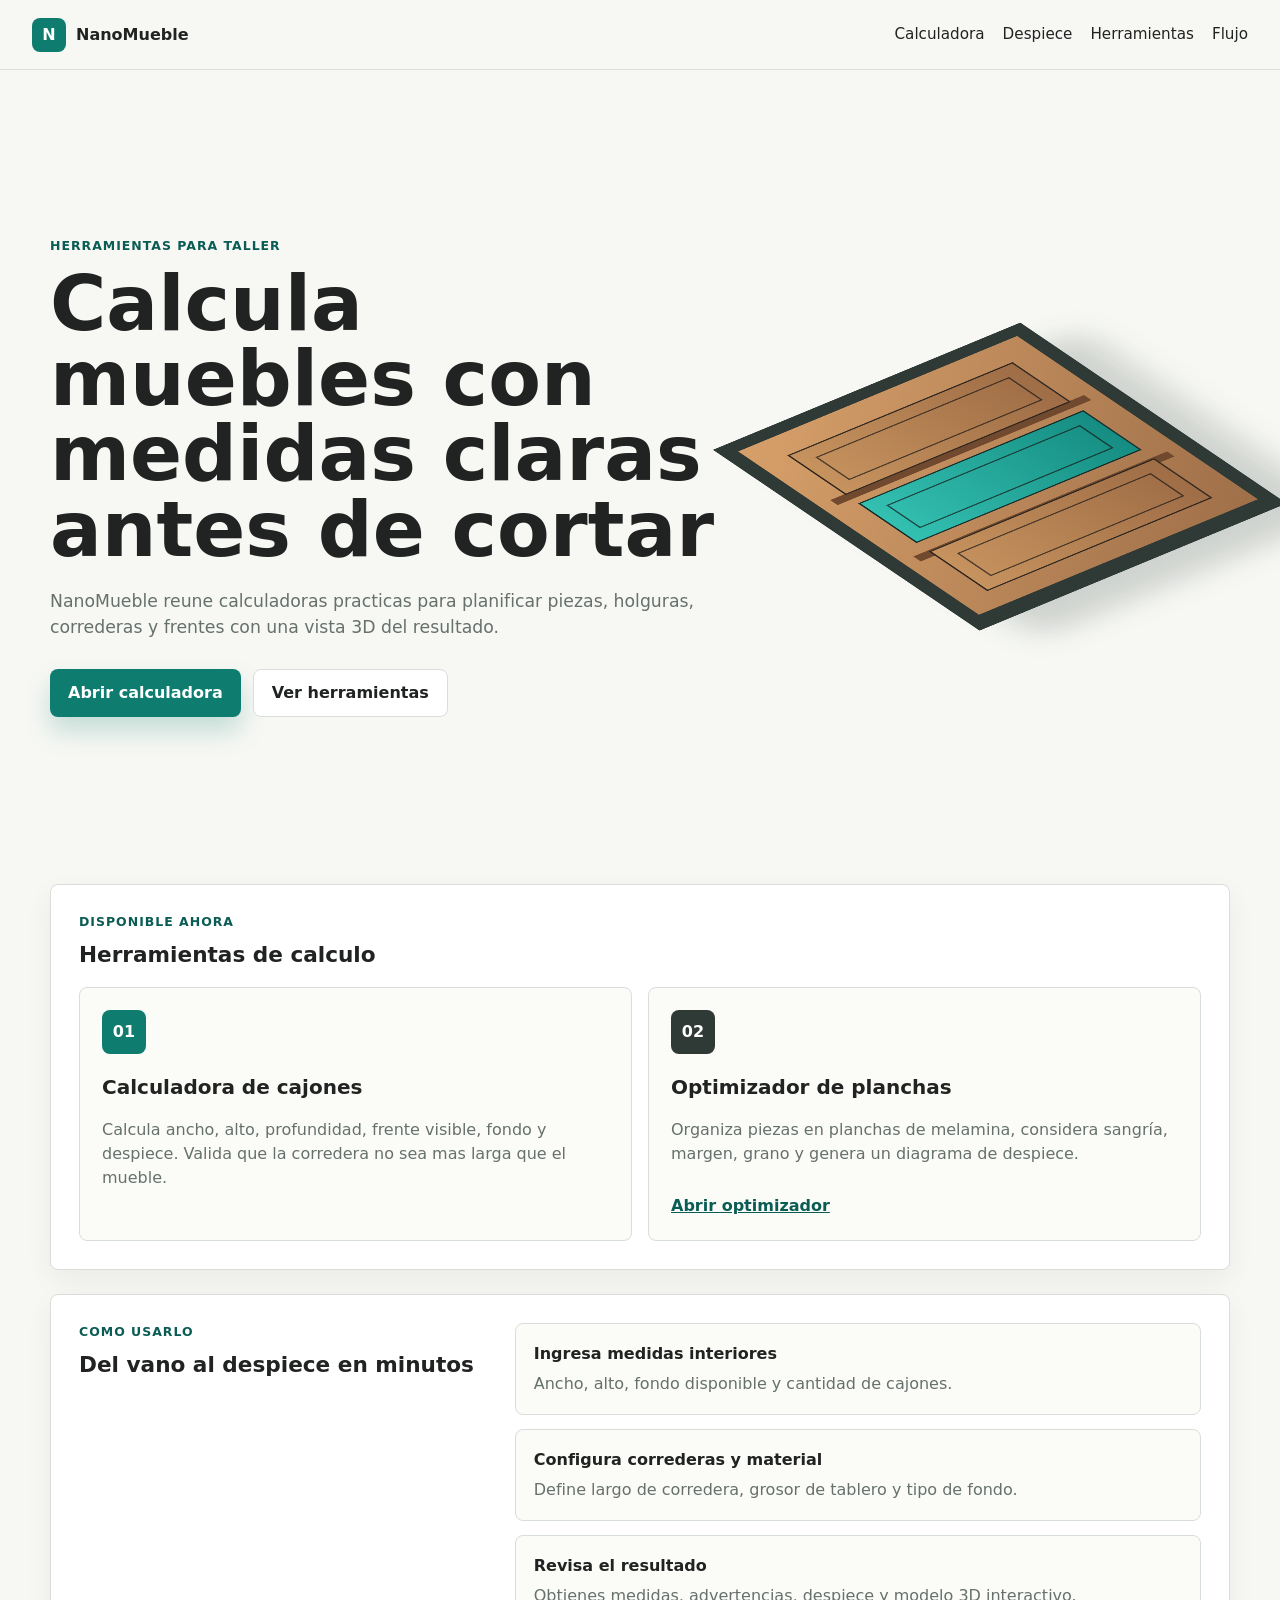
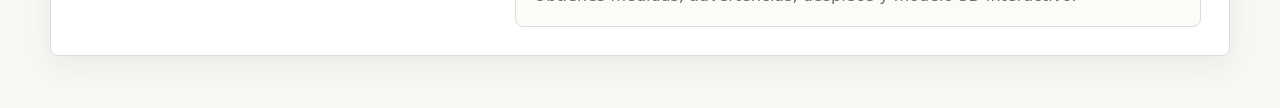
<file: index.html>
<!doctype html>
<html lang="es">
  <head>
    <meta charset="utf-8">
    <meta name="viewport" content="width=device-width, initial-scale=1">
    <title>NanoMueble | Herramientas para muebles</title>
    <link rel="stylesheet" href="styles.css">
  </head>
  <body class="home-page">
    <header class="topbar">
      <a class="brand" href="index.html" aria-label="NanoMueble inicio">
        <span class="brand-mark">N</span>
        <span>NanoMueble</span>
      </a>
      <nav aria-label="Secciones">
        <a href="calculadora-cajones.html">Calculadora</a>
        <a href="despiece-planchas.html">Despiece</a>
        <a href="#herramientas">Herramientas</a>
        <a href="#flujo">Flujo</a>
      </nav>
    </header>

    <main>
      <section class="home-hero" aria-labelledby="home-title">
        <div class="home-copy">
          <p class="eyebrow">Herramientas para taller</p>
          <h1 id="home-title">Calcula muebles con medidas claras antes de cortar</h1>
          <p>
            NanoMueble reune calculadoras practicas para planificar piezas, holguras,
            correderas y frentes con una vista 3D del resultado.
          </p>
          <div class="hero-actions">
            <a class="primary-action" href="calculadora-cajones.html">Abrir calculadora</a>
            <a class="secondary-action" href="#herramientas">Ver herramientas</a>
          </div>
        </div>

        <div class="home-preview" aria-hidden="true">
          <div class="preview-board">
            <span class="board-top"></span>
            <span class="board-side"></span>
            <span class="board-shelf board-shelf-one"></span>
            <span class="board-shelf board-shelf-two"></span>
            <span class="board-drawer board-drawer-one"></span>
            <span class="board-drawer board-drawer-two"></span>
            <span class="board-drawer board-drawer-three"></span>
          </div>
        </div>
      </section>

      <section class="tool-band" id="herramientas">
        <div class="section-heading">
          <p class="eyebrow">Disponible ahora</p>
          <h2>Herramientas de calculo</h2>
        </div>

        <div class="tool-grid">
          <a class="tool-card" href="calculadora-cajones.html">
            <span class="tool-icon">01</span>
            <h3>Calculadora de cajones</h3>
            <p>
              Calcula ancho, alto, profundidad, frente visible, fondo y despiece.
              Valida que la corredera no sea mas larga que el mueble.
            </p>
          </a>
          <article class="tool-card muted-card">
            <span class="tool-icon">02</span>
            <h3>Optimizador de planchas</h3>
            <p>
              Organiza piezas en planchas de melamina, considera sangría,
              margen, grano y genera un diagrama de despiece.
            </p>
            <a class="inline-link" href="despiece-planchas.html">Abrir optimizador</a>
          </article>
        </div>
      </section>

      <section class="workflow" id="flujo">
        <div>
          <p class="eyebrow">Como usarlo</p>
          <h2>Del vano al despiece en minutos</h2>
        </div>
        <ol class="workflow-list">
          <li>
            <strong>Ingresa medidas interiores</strong>
            <span>Ancho, alto, fondo disponible y cantidad de cajones.</span>
          </li>
          <li>
            <strong>Configura correderas y material</strong>
            <span>Define largo de corredera, grosor de tablero y tipo de fondo.</span>
          </li>
          <li>
            <strong>Revisa el resultado</strong>
            <span>Obtienes medidas, advertencias, despiece y modelo 3D interactivo.</span>
          </li>
        </ol>
      </section>
    </main>
  </body>
</html>
</file>
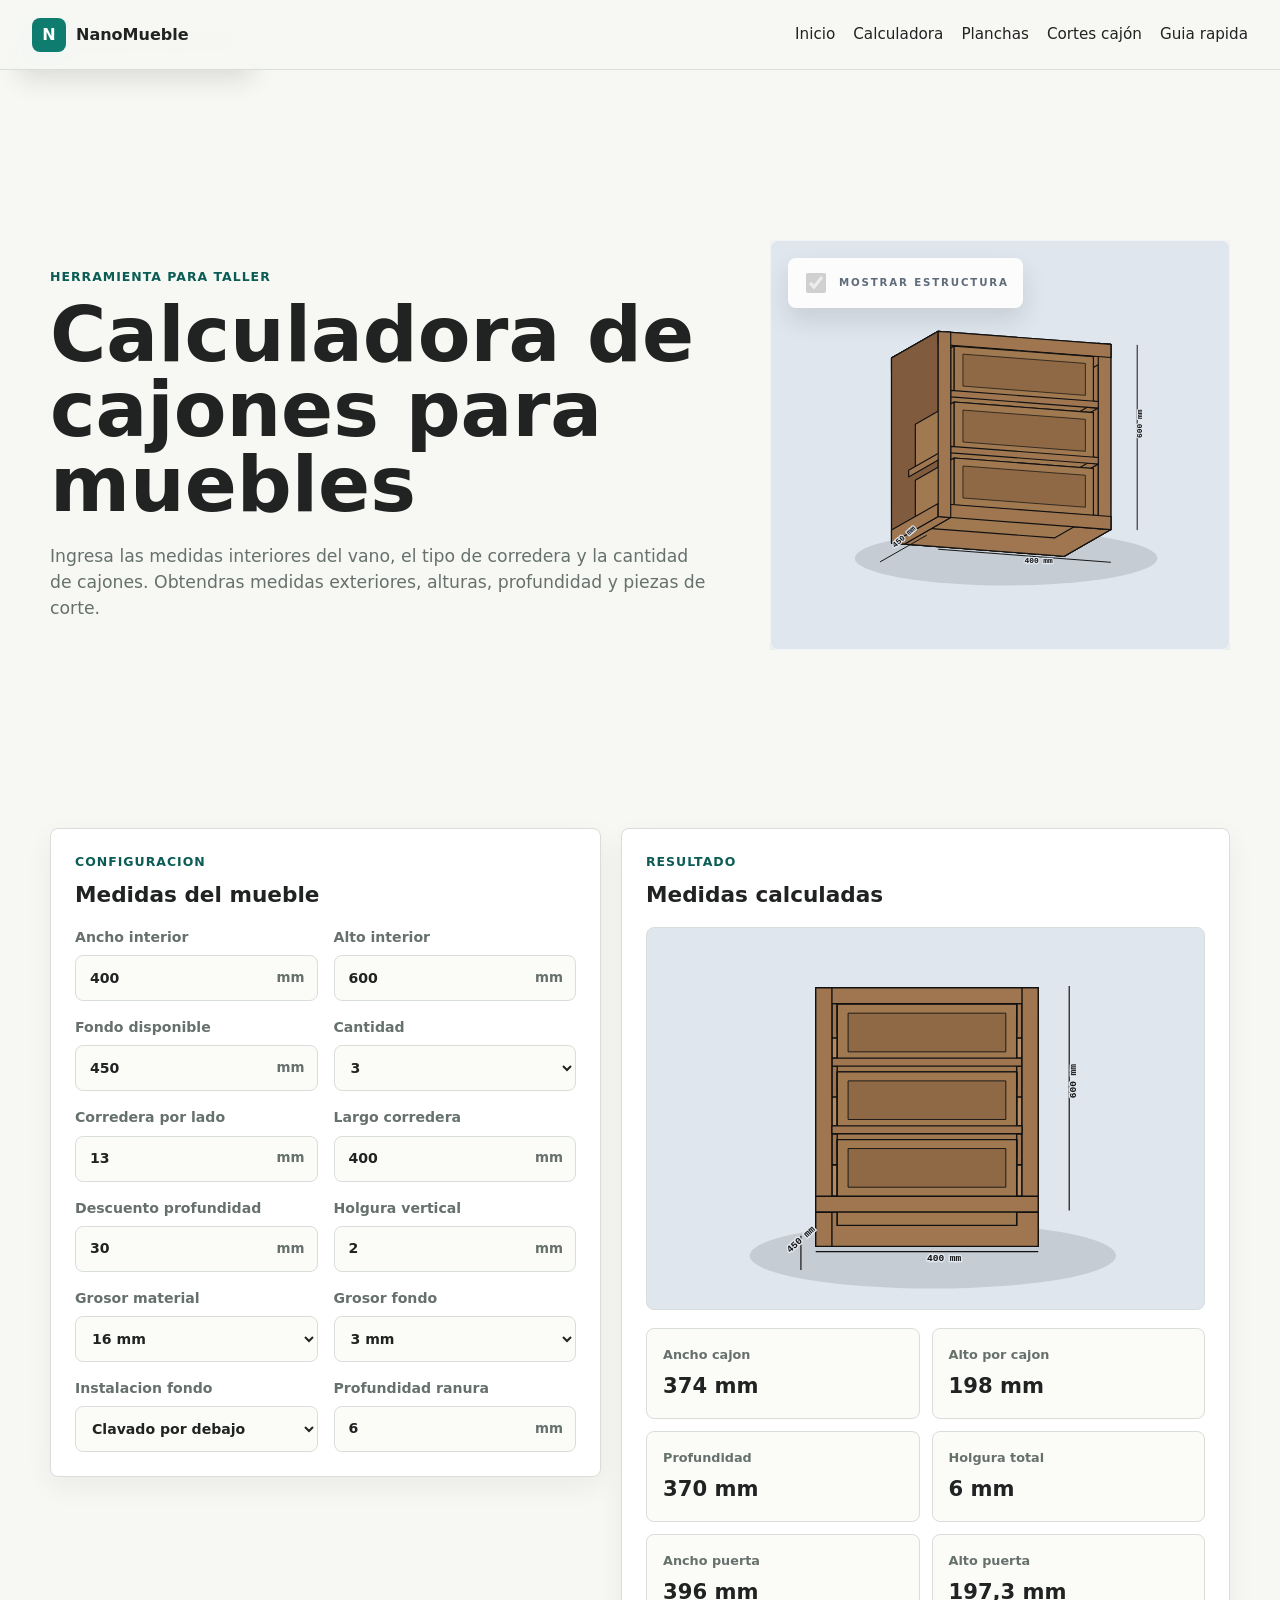
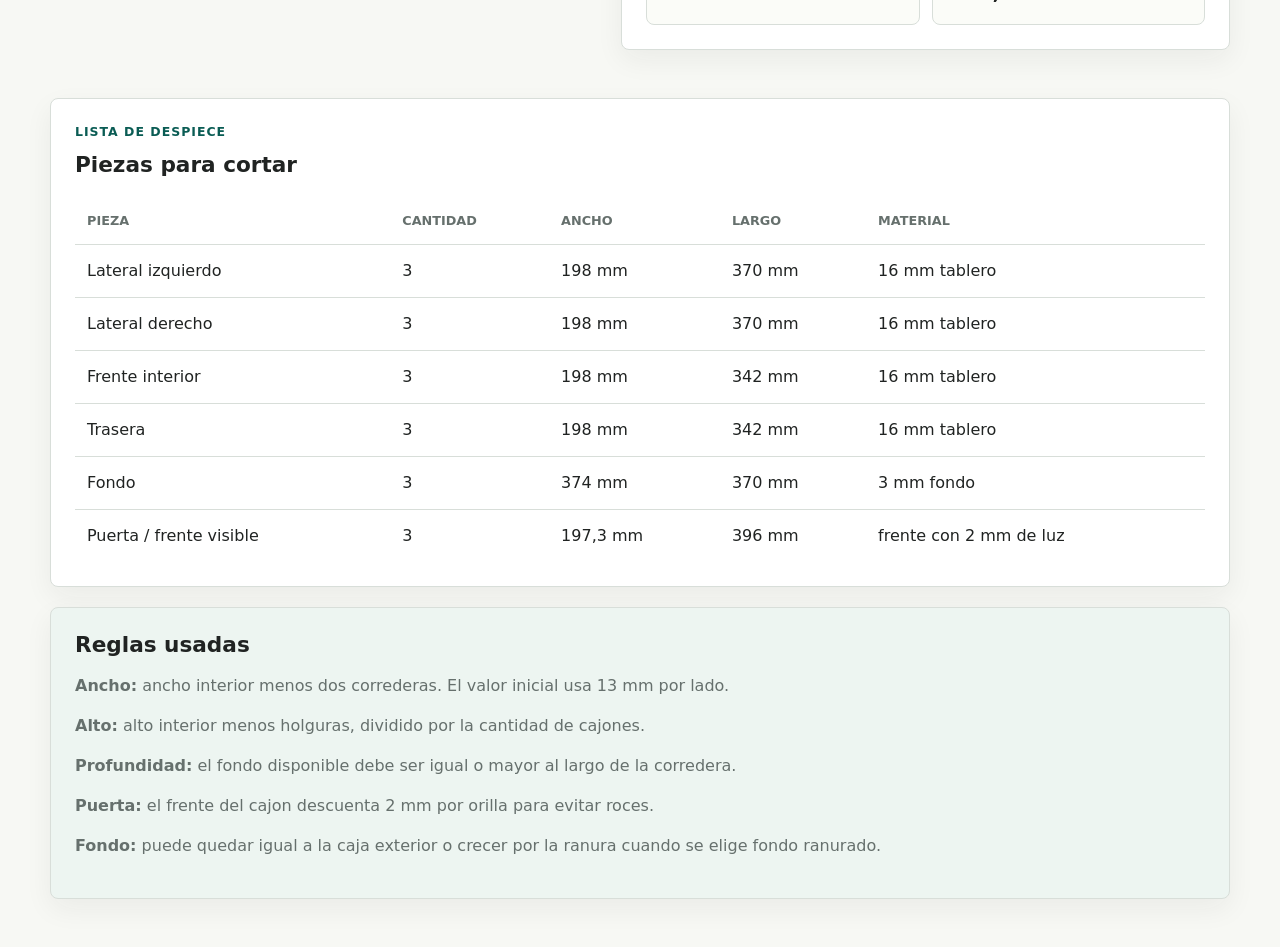
<file: calculadora-cajones.html>
<!doctype html>
<html lang="es">
  <head>
    <meta charset="utf-8">
    <meta name="viewport" content="width=device-width, initial-scale=1">
    <title>NanoMueble | Calculadora de cajones</title>
    <link rel="stylesheet" href="styles.css">
  </head>
  <body>
    <header class="topbar">
      <a class="brand" href="index.html" aria-label="NanoMueble inicio">
        <span class="brand-mark">N</span>
        <span>NanoMueble</span>
      </a>
      <nav aria-label="Secciones">
        <a href="index.html">Inicio</a>
        <a href="#calculadora">Calculadora</a>
        <a href="despiece-planchas.html">Planchas</a>
        <a href="#despiece">Cortes cajón</a>
        <a href="#guia">Guia rapida</a>
      </nav>
    </header>

    <main>
      <section class="hero" aria-labelledby="page-title">
        <div class="hero-content">
          <p class="eyebrow">Herramienta para taller</p>
          <h1 id="page-title">Calculadora de cajones para muebles</h1>
          <p>
            Ingresa las medidas interiores del vano, el tipo de corredera y la cantidad de cajones.
            Obtendras medidas exteriores, alturas, profundidad y piezas de corte.
          </p>
        </div>
        <div class="hero-visual" aria-hidden="true">
          <div class="model-stage hero-model">
            <label class="structure-toggle">
              <input type="checkbox" checked disabled>
              <span>Mostrar estructura</span>
            </label>
            <svg class="cabinet-model static-model" id="hero-model" viewBox="0 0 760 520" role="img"></svg>
          </div>
        </div>
      </section>

      <section class="workspace" id="calculadora" aria-label="Calculadora de cajones">
        <form class="panel config-panel" id="drawer-form">
          <div class="panel-heading">
            <p class="eyebrow">Configuracion</p>
            <h2>Medidas del mueble</h2>
          </div>

          <div class="field-grid">
            <label>
              <span>Ancho interior</span>
              <div class="input-shell">
                <input id="cabinet-width" type="number" min="1" step="0.1" value="400" required>
                <span>mm</span>
              </div>
            </label>

            <label>
              <span>Alto interior</span>
              <div class="input-shell">
                <input id="cabinet-height" type="number" min="1" step="0.1" value="600" required>
                <span>mm</span>
              </div>
            </label>

            <label>
              <span>Fondo disponible</span>
              <div class="input-shell">
                <input id="cabinet-depth" type="number" min="1" step="0.1" value="450" required>
                <span>mm</span>
              </div>
            </label>

            <label>
              <span>Cantidad</span>
              <select id="drawer-count">
                <option>1</option>
                <option>2</option>
                <option selected>3</option>
                <option>4</option>
                <option>5</option>
                <option>6</option>
              </select>
            </label>

            <label>
              <span>Corredera por lado</span>
              <div class="input-shell">
                <input id="slide-thickness" type="number" min="0" step="0.1" value="13">
                <span>mm</span>
              </div>
            </label>

            <label>
              <span>Largo corredera</span>
              <div class="input-shell">
                <input id="slide-length" type="number" min="1" step="0.1" value="400">
                <span>mm</span>
              </div>
            </label>

            <label>
              <span>Descuento profundidad</span>
              <div class="input-shell">
                <input id="depth-discount" type="number" min="0" step="0.1" value="30">
                <span>mm</span>
              </div>
            </label>

            <label>
              <span>Holgura vertical</span>
              <div class="input-shell">
                <input id="vertical-gap" type="number" min="0" step="0.1" value="2">
                <span>mm</span>
              </div>
            </label>

            <label>
              <span>Grosor material</span>
              <select id="material-thickness">
                <option value="12">12 mm</option>
                <option value="15">15 mm</option>
                <option value="16" selected>16 mm</option>
                <option value="18">18 mm</option>
                <option value="19">19 mm</option>
              </select>
            </label>

            <label>
              <span>Grosor fondo</span>
              <select id="bottom-thickness">
                <option value="3" selected>3 mm</option>
                <option value="5">5 mm</option>
                <option value="6">6 mm</option>
                <option value="9">9 mm</option>
              </select>
            </label>

            <label>
              <span>Instalacion fondo</span>
              <select id="bottom-mode">
                <option value="under" selected>Clavado por debajo</option>
                <option value="grooved">Fondo ranurado</option>
              </select>
            </label>

            <label>
              <span>Profundidad ranura</span>
              <div class="input-shell">
                <input id="groove-depth" type="number" min="0" step="0.1" value="6">
                <span>mm</span>
              </div>
            </label>
          </div>
        </form>

        <section class="panel output-panel" aria-live="polite">
          <div class="panel-heading">
            <p class="eyebrow">Resultado</p>
            <h2>Medidas calculadas</h2>
          </div>

          <div class="drawer-preview">
            <label class="structure-toggle">
              <input id="show-structure" type="checkbox" checked>
              <span>Mostrar estructura</span>
            </label>
            <svg class="cabinet-model" id="preview-cabinet" viewBox="0 0 760 520" role="img" aria-label="Vista 3D del mueble calculado"></svg>
          </div>

          <dl class="metric-grid">
            <div>
              <dt>Ancho cajon</dt>
              <dd id="result-width">374 mm</dd>
            </div>
            <div>
              <dt>Alto por cajon</dt>
              <dd id="result-height">198 mm</dd>
            </div>
            <div>
              <dt>Profundidad</dt>
              <dd id="result-depth">370 mm</dd>
            </div>
            <div>
              <dt>Holgura total</dt>
              <dd id="result-gap">6 mm</dd>
            </div>
            <div>
              <dt>Ancho puerta</dt>
              <dd id="result-door-width">396 mm</dd>
            </div>
            <div>
              <dt>Alto puerta</dt>
              <dd id="result-door-height">197,3 mm</dd>
            </div>
          </dl>

          <p class="validation-message" id="depth-warning" hidden></p>
        </section>
      </section>

      <section class="details" id="despiece">
        <div class="section-heading">
          <p class="eyebrow">Lista de despiece</p>
          <h2>Piezas para cortar</h2>
        </div>
        <div class="table-wrap">
          <table>
            <thead>
              <tr>
                <th>Pieza</th>
                <th>Cantidad</th>
                <th>Ancho</th>
                <th>Largo</th>
                <th>Material</th>
              </tr>
            </thead>
            <tbody id="cut-list"></tbody>
          </table>
        </div>
      </section>

      <section class="guide" id="guia" aria-label="Guia de calculo">
        <article>
          <h2>Reglas usadas</h2>
          <p><strong>Ancho:</strong> ancho interior menos dos correderas. El valor inicial usa 13 mm por lado.</p>
          <p><strong>Alto:</strong> alto interior menos holguras, dividido por la cantidad de cajones.</p>
          <p><strong>Profundidad:</strong> el fondo disponible debe ser igual o mayor al largo de la corredera.</p>
          <p><strong>Puerta:</strong> el frente del cajon descuenta 2 mm por orilla para evitar roces.</p>
          <p><strong>Fondo:</strong> puede quedar igual a la caja exterior o crecer por la ranura cuando se elige fondo ranurado.</p>
        </article>
      </section>
    </main>

    <script src="script.js"></script>
  </body>
</html>
</file>
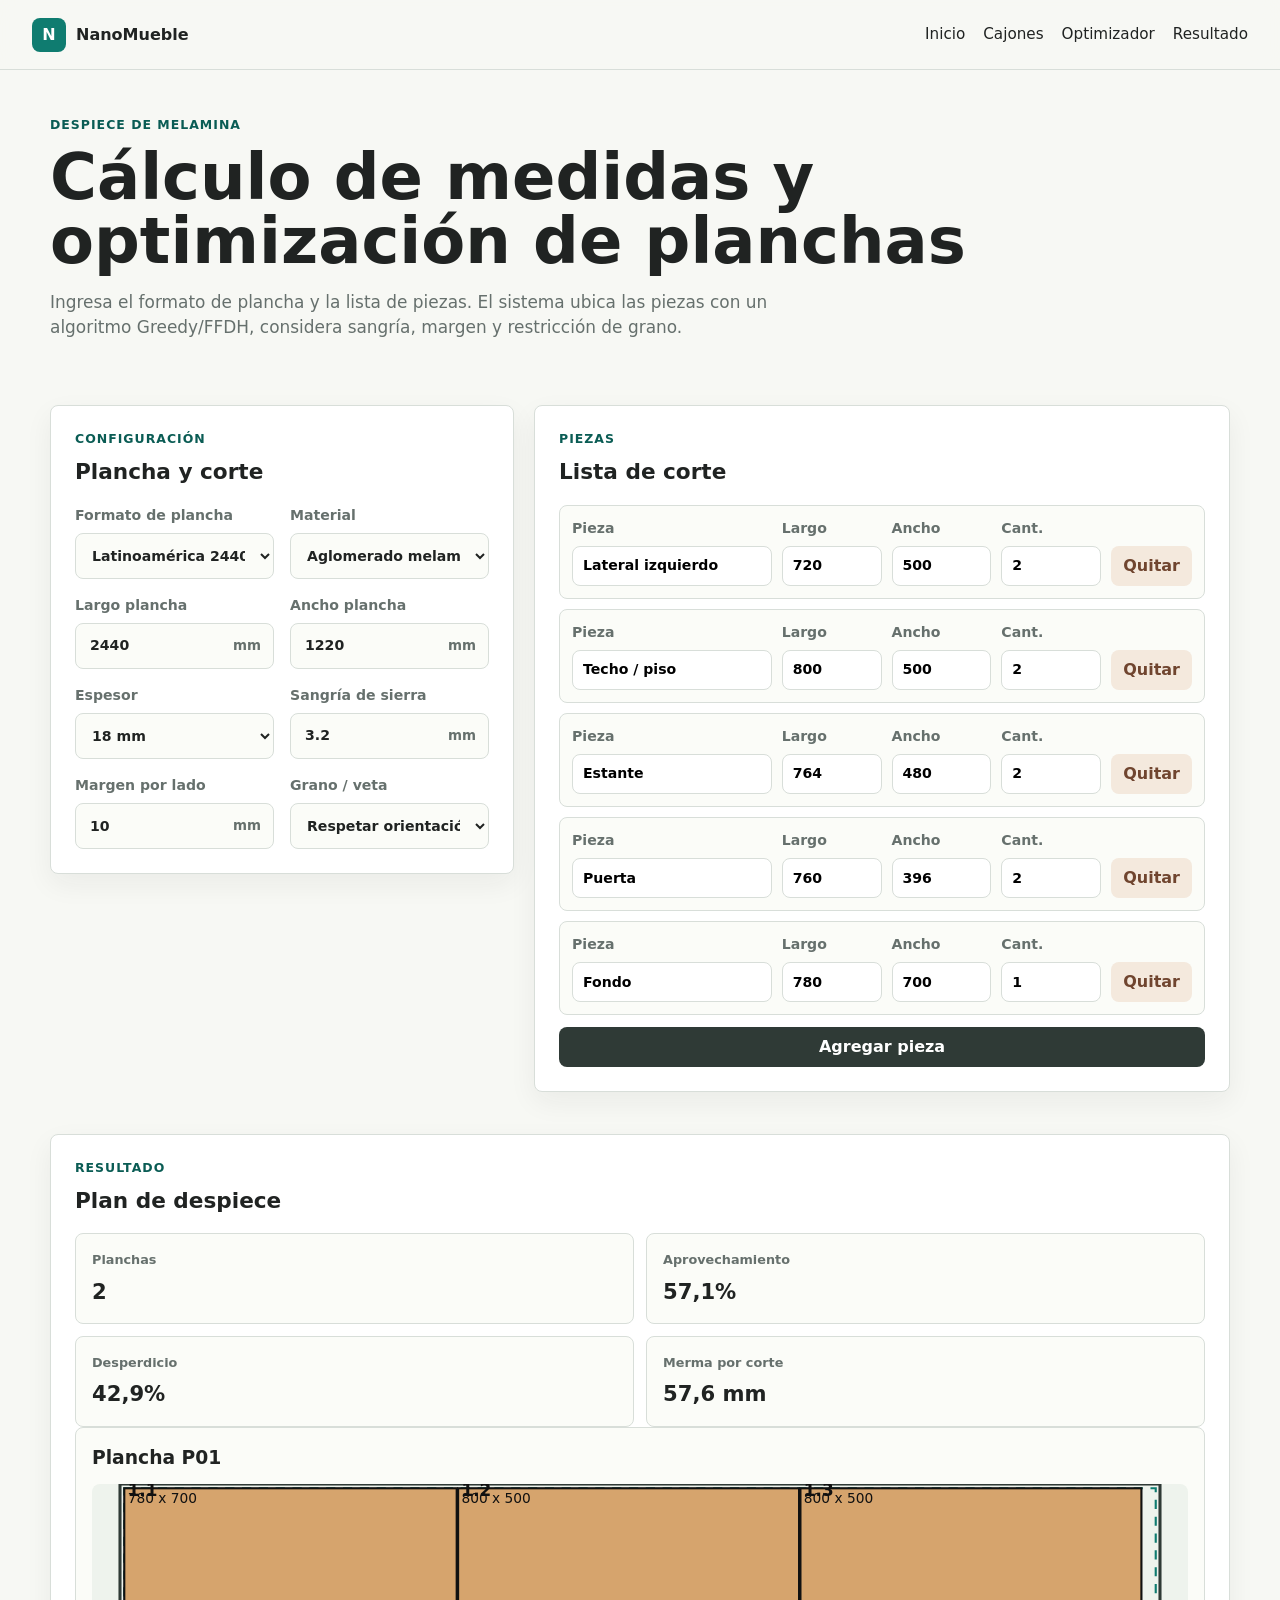
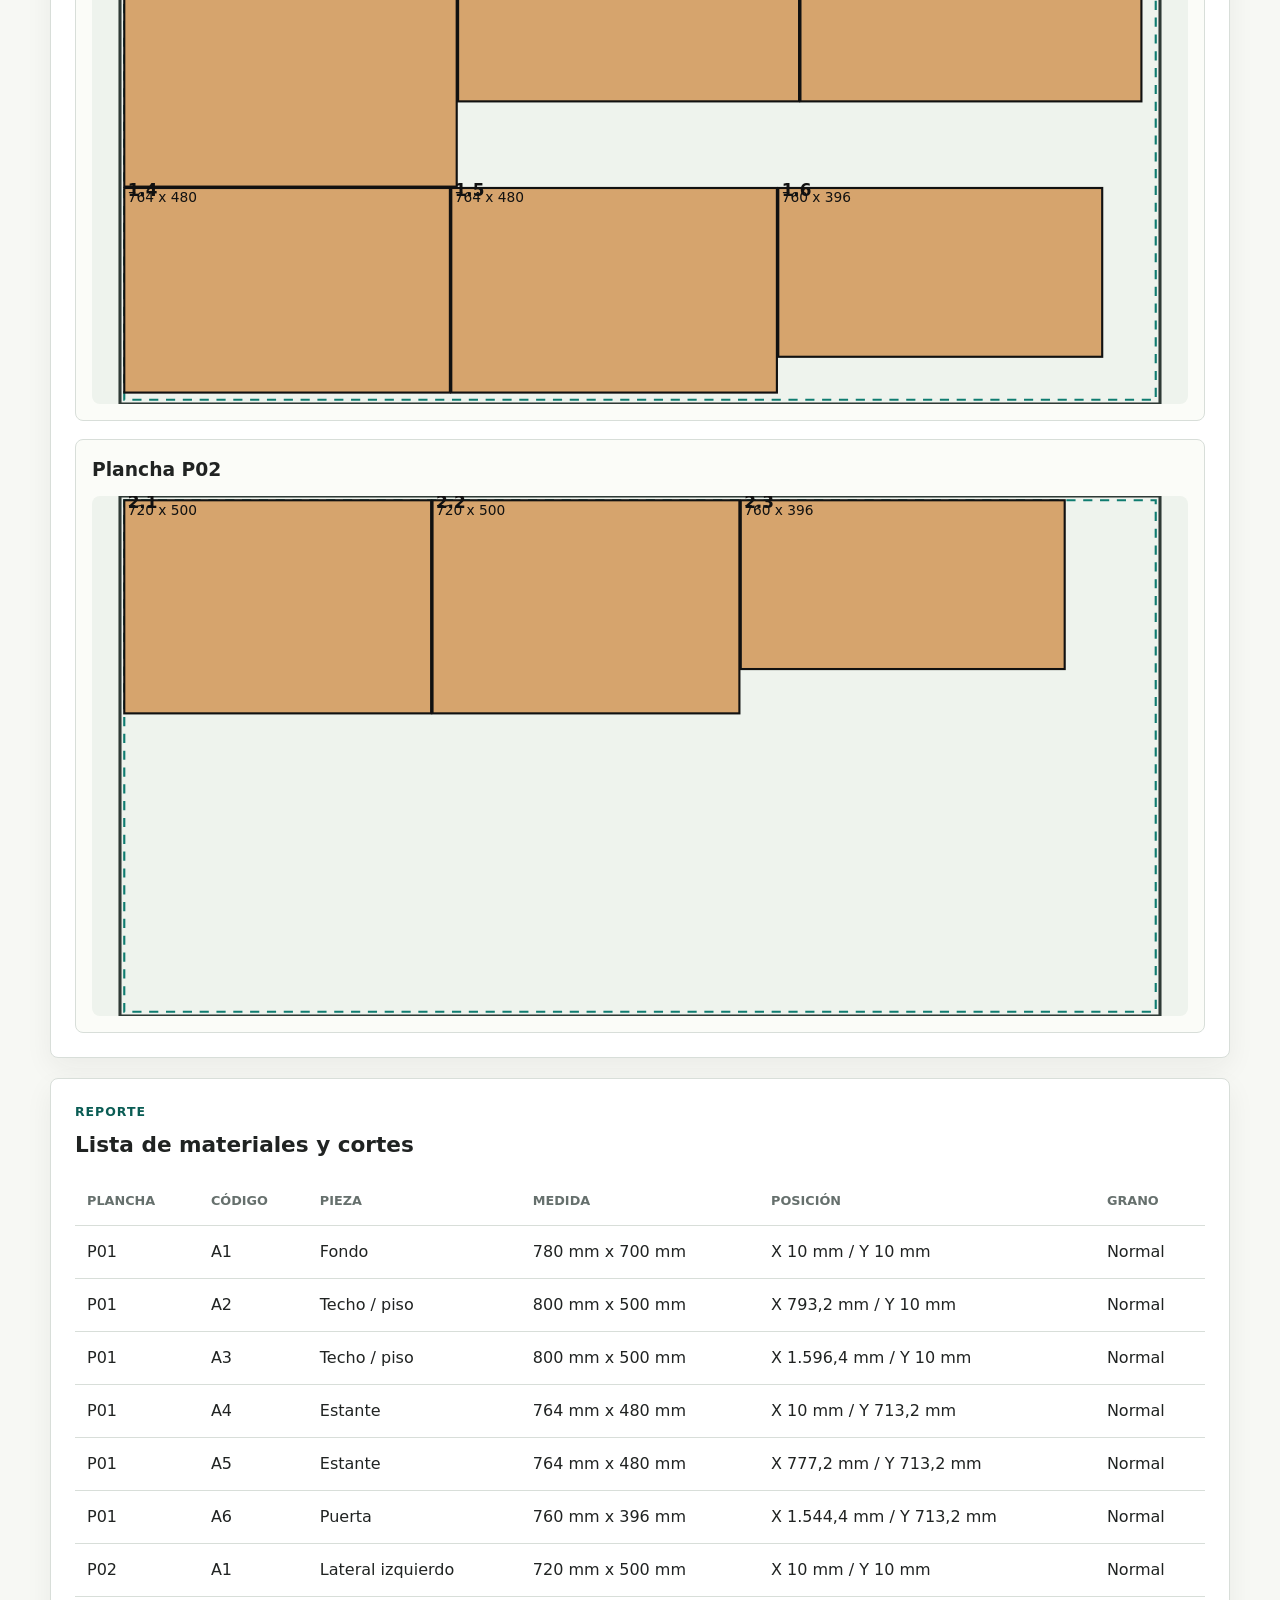
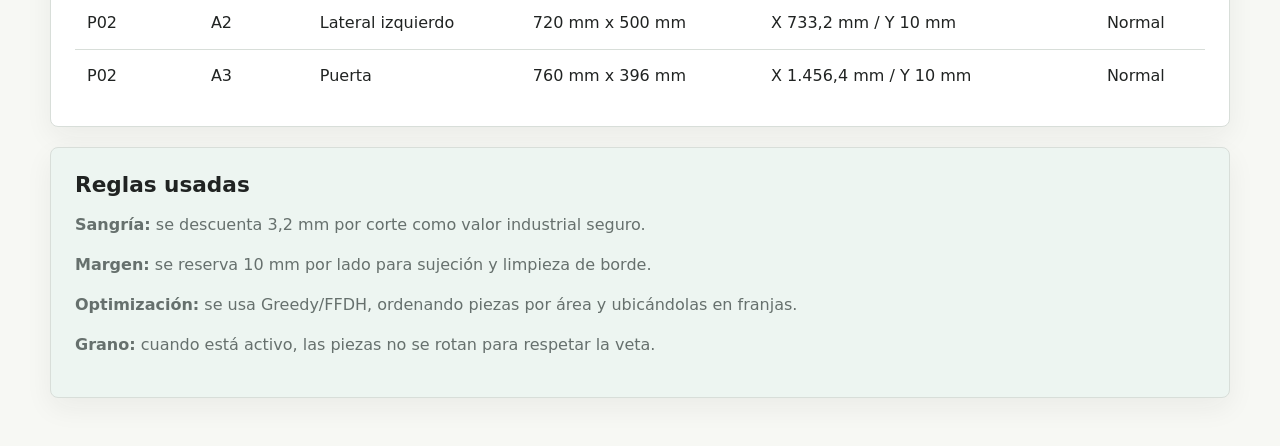
<file: despiece-planchas.html>
<!doctype html>
<html lang="es">
  <head>
    <meta charset="utf-8">
    <meta name="viewport" content="width=device-width, initial-scale=1">
    <title>NanoMueble | Optimizador de planchas</title>
    <link rel="stylesheet" href="styles.css">
  </head>
  <body>
    <header class="topbar">
      <a class="brand" href="index.html" aria-label="NanoMueble inicio">
        <span class="brand-mark">N</span>
        <span>NanoMueble</span>
      </a>
      <nav aria-label="Secciones">
        <a href="index.html">Inicio</a>
        <a href="calculadora-cajones.html">Cajones</a>
        <a href="#optimizador">Optimizador</a>
        <a href="#resultado">Resultado</a>
      </nav>
    </header>

    <main>
      <section class="tool-hero" aria-labelledby="page-title">
        <div>
          <p class="eyebrow">Despiece de melamina</p>
          <h1 id="page-title">Cálculo de medidas y optimización de planchas</h1>
          <p>
            Ingresa el formato de plancha y la lista de piezas. El sistema ubica las piezas
            con un algoritmo Greedy/FFDH, considera sangría, margen y restricción de grano.
          </p>
        </div>
      </section>

      <section class="optimizer-layout" id="optimizador">
        <form class="panel optimizer-panel" id="sheet-form">
          <div class="panel-heading">
            <p class="eyebrow">Configuración</p>
            <h2>Plancha y corte</h2>
          </div>

          <div class="field-grid">
            <label>
              <span>Formato de plancha</span>
              <select id="sheet-preset">
                <option value="2750x1830">Europeo 2750 x 1830</option>
                <option value="2440x1220" selected>Latinoamérica 2440 x 1220</option>
                <option value="3050x1830">Formato grande 3050 x 1830</option>
                <option value="1220x1220">Media plancha 1220 x 1220</option>
                <option value="custom">Personalizado</option>
              </select>
            </label>

            <label>
              <span>Material</span>
              <select id="sheet-material">
                <option>Aglomerado melamina</option>
                <option>MDF melamina</option>
                <option>HDF melamina</option>
              </select>
            </label>

            <label>
              <span>Largo plancha</span>
              <div class="input-shell">
                <input id="sheet-length" type="number" min="1" step="1" value="2440">
                <span>mm</span>
              </div>
            </label>

            <label>
              <span>Ancho plancha</span>
              <div class="input-shell">
                <input id="sheet-width" type="number" min="1" step="1" value="1220">
                <span>mm</span>
              </div>
            </label>

            <label>
              <span>Espesor</span>
              <select id="sheet-thickness">
                <option value="12">12 mm</option>
                <option value="15">15 mm</option>
                <option value="18" selected>18 mm</option>
                <option value="25">25 mm</option>
                <option value="30">30 mm</option>
              </select>
            </label>

            <label>
              <span>Sangría de sierra</span>
              <div class="input-shell">
                <input id="kerf" type="number" min="0" step="0.1" value="3.2">
                <span>mm</span>
              </div>
            </label>

            <label>
              <span>Margen por lado</span>
              <div class="input-shell">
                <input id="margin" type="number" min="0" step="1" value="10">
                <span>mm</span>
              </div>
            </label>

            <label>
              <span>Grano / veta</span>
              <select id="grain-mode">
                <option value="locked" selected>Respetar orientación</option>
                <option value="free">Permitir rotación</option>
              </select>
            </label>
          </div>
        </form>

        <section class="panel parts-panel">
          <div class="panel-heading">
            <p class="eyebrow">Piezas</p>
            <h2>Lista de corte</h2>
          </div>

          <div class="parts-editor" id="parts-editor"></div>
          <button class="add-row-button" id="add-part" type="button">Agregar pieza</button>
        </section>
      </section>

      <section class="panel result-panel" id="resultado">
        <div class="panel-heading">
          <p class="eyebrow">Resultado</p>
          <h2>Plan de despiece</h2>
        </div>

        <dl class="metric-grid optimizer-metrics">
          <div>
            <dt>Planchas</dt>
            <dd id="metric-sheets">1</dd>
          </div>
          <div>
            <dt>Aprovechamiento</dt>
            <dd id="metric-efficiency">0%</dd>
          </div>
          <div>
            <dt>Desperdicio</dt>
            <dd id="metric-waste">0%</dd>
          </div>
          <div>
            <dt>Merma por corte</dt>
            <dd id="metric-kerf">0 mm</dd>
          </div>
        </dl>

        <p class="validation-message" id="optimizer-warning" hidden></p>

        <div class="sheet-output" id="sheet-output" aria-label="Diagrama de despiece"></div>
      </section>

      <section class="details">
        <div class="section-heading">
          <p class="eyebrow">Reporte</p>
          <h2>Lista de materiales y cortes</h2>
        </div>
        <div class="table-wrap">
          <table>
            <thead>
              <tr>
                <th>Plancha</th>
                <th>Código</th>
                <th>Pieza</th>
                <th>Medida</th>
                <th>Posición</th>
                <th>Grano</th>
              </tr>
            </thead>
            <tbody id="cut-report"></tbody>
          </table>
        </div>
      </section>

      <section class="guide">
        <article>
          <h2>Reglas usadas</h2>
          <p><strong>Sangría:</strong> se descuenta 3,2 mm por corte como valor industrial seguro.</p>
          <p><strong>Margen:</strong> se reserva 10 mm por lado para sujeción y limpieza de borde.</p>
          <p><strong>Optimización:</strong> se usa Greedy/FFDH, ordenando piezas por área y ubicándolas en franjas.</p>
          <p><strong>Grano:</strong> cuando está activo, las piezas no se rotan para respetar la veta.</p>
        </article>
      </section>
    </main>

    <script src="despiece-planchas.js"></script>
  </body>
</html>
</file>
<file: styles.css>
:root {
  color-scheme: light;
  --ink: #202322;
  --muted: #66706d;
  --line: #d8ded9;
  --paper: #f7f8f4;
  --surface: #ffffff;
  --accent: #0f7c70;
  --accent-strong: #0a5c54;
  --copper: #b96f42;
  --charcoal: #2f3a36;
  --shadow: 0 18px 48px rgba(30, 42, 38, 0.12);
}

* {
  box-sizing: border-box;
}

html {
  scroll-behavior: smooth;
}

body {
  margin: 0;
  background: var(--paper);
  color: var(--ink);
  font-family: Inter, ui-sans-serif, system-ui, -apple-system, BlinkMacSystemFont, "Segoe UI", sans-serif;
  line-height: 1.5;
}

button,
input,
select {
  font: inherit;
}

.topbar {
  position: sticky;
  top: 0;
  z-index: 20;
  display: flex;
  align-items: center;
  justify-content: space-between;
  gap: 24px;
  min-height: 70px;
  padding: 0 32px;
  background: rgba(247, 248, 244, 0.92);
  border-bottom: 1px solid var(--line);
  backdrop-filter: blur(14px);
}

.brand,
.topbar a {
  color: var(--ink);
  text-decoration: none;
}

.brand {
  display: inline-flex;
  align-items: center;
  gap: 10px;
  font-weight: 800;
}

.brand-mark {
  display: grid;
  width: 34px;
  height: 34px;
  place-items: center;
  border-radius: 8px;
  background: var(--accent);
  color: white;
}

.topbar nav {
  display: flex;
  gap: 18px;
  color: var(--muted);
  font-size: 0.95rem;
}

main {
  width: min(1180px, calc(100% - 32px));
  margin: 0 auto;
}

.hero {
  display: grid;
  grid-template-columns: minmax(0, 1fr) minmax(320px, 460px);
  align-items: center;
  gap: 36px;
  overflow: hidden;
  min-height: calc(100vh - 170px);
  padding: 48px 0 28px;
}

.home-hero {
  display: grid;
  grid-template-columns: minmax(0, 1fr) minmax(320px, 460px);
  align-items: center;
  gap: 42px;
  min-height: calc(100vh - 110px);
  padding: 58px 0 34px;
}

.home-copy h1 {
  max-width: 780px;
  margin: 0;
  font-size: clamp(2.45rem, 6vw, 5.8rem);
  line-height: 0.98;
  letter-spacing: 0;
}

.home-copy p:last-of-type {
  max-width: 650px;
  margin: 22px 0 0;
  color: var(--muted);
  font-size: 1.08rem;
}

.hero-actions {
  display: flex;
  flex-wrap: wrap;
  gap: 12px;
  margin-top: 28px;
}

.primary-action,
.secondary-action {
  display: inline-flex;
  align-items: center;
  justify-content: center;
  min-height: 48px;
  padding: 0 18px;
  border-radius: 8px;
  font-weight: 850;
  text-decoration: none;
}

.primary-action {
  background: var(--accent);
  color: white;
  box-shadow: 0 14px 26px rgba(15, 124, 112, 0.22);
}

.secondary-action {
  border: 1px solid var(--line);
  background: white;
  color: var(--ink);
}

.home-preview {
  display: grid;
  min-height: 430px;
  place-items: center;
}

.preview-board {
  position: relative;
  width: min(100%, 390px);
  aspect-ratio: 0.9;
  transform: rotateX(58deg) rotateZ(-38deg);
  transform-style: preserve-3d;
  filter: drop-shadow(38px 48px 22px rgba(30, 42, 38, 0.18));
}

.preview-board::before {
  position: absolute;
  inset: 0;
  content: "";
  border: 18px solid var(--charcoal);
  border-bottom-width: 24px;
  background: linear-gradient(135deg, #d7a06a, #9f6f49);
}

.board-top,
.board-side,
.board-shelf,
.board-drawer {
  position: absolute;
  display: block;
}

.board-top {
  top: -44px;
  left: 0;
  width: 100%;
  height: 44px;
  transform: rotateX(90deg);
  transform-origin: bottom;
  background: linear-gradient(90deg, #e5b781, #a8754e);
}

.board-side {
  top: 0;
  right: -48px;
  width: 48px;
  height: 100%;
  transform: rotateY(90deg);
  transform-origin: left;
  background: linear-gradient(180deg, #9f704a, #71492f);
}

.board-shelf {
  left: 34px;
  right: 34px;
  height: 12px;
  background: #70492f;
}

.board-shelf-one {
  top: 34%;
}

.board-shelf-two {
  top: 65%;
}

.board-drawer {
  left: 52px;
  right: 52px;
  height: 22%;
  border: 2px solid rgba(20, 21, 20, 0.8);
  background: linear-gradient(90deg, #c6925e, #9f6d46);
}

.board-drawer::after {
  position: absolute;
  inset: 18px;
  content: "";
  border: 2px solid rgba(20, 21, 20, 0.65);
}

.board-drawer-one {
  top: 54px;
}

.board-drawer-two {
  top: 39%;
  background: linear-gradient(90deg, #33c0b1, #168d82);
}

.board-drawer-three {
  bottom: 54px;
}

.hero-content h1 {
  max-width: 760px;
  margin: 0;
  font-size: clamp(2.35rem, 6vw, 5.6rem);
  line-height: 0.98;
  letter-spacing: 0;
}

.hero-content p:last-child {
  max-width: 660px;
  margin: 22px 0 0;
  color: var(--muted);
  font-size: 1.08rem;
}

.eyebrow {
  margin: 0 0 10px;
  color: var(--accent-strong);
  font-size: 0.78rem;
  font-weight: 800;
  letter-spacing: 0.08em;
  text-transform: uppercase;
}

.hero-visual {
  display: grid;
  overflow: hidden;
  min-height: 410px;
  place-items: center;
}

.model-stage {
  position: relative;
  width: 100%;
  min-height: 360px;
  overflow: hidden;
  border-radius: 8px;
  background: #dfe6ee;
  box-shadow: inset 0 0 0 1px rgba(255, 255, 255, 0.55), var(--shadow);
}

.workspace {
  display: grid;
  grid-template-columns: minmax(320px, 0.95fr) minmax(320px, 1.05fr);
  gap: 20px;
  align-items: start;
  padding: 28px 0;
}

.tool-band,
.workflow {
  margin: 24px 0;
  padding: 28px;
  border: 1px solid var(--line);
  border-radius: 8px;
  background: var(--surface);
  box-shadow: 0 10px 28px rgba(32, 35, 34, 0.06);
}

.tool-grid {
  display: grid;
  grid-template-columns: repeat(2, minmax(0, 1fr));
  gap: 16px;
}

.tool-card {
  display: block;
  min-height: 210px;
  padding: 22px;
  border: 1px solid var(--line);
  border-radius: 8px;
  background: #fbfcf8;
  color: var(--ink);
  text-decoration: none;
}

.tool-card .inline-link {
  display: inline-flex;
  margin-top: 12px;
  color: var(--accent-strong);
  font-weight: 850;
}

.tool-card h3 {
  margin: 18px 0 10px;
  font-size: 1.25rem;
}

.tool-card p,
.workflow-list span {
  color: var(--muted);
}

.tool-icon {
  display: grid;
  width: 44px;
  height: 44px;
  place-items: center;
  border-radius: 8px;
  background: var(--accent);
  color: white;
  font-weight: 900;
}

.muted-card .tool-icon {
  background: var(--charcoal);
}

.workflow {
  display: grid;
  grid-template-columns: minmax(0, 0.75fr) minmax(0, 1.25fr);
  gap: 24px;
  margin-bottom: 52px;
}

.workflow-list {
  display: grid;
  gap: 14px;
  margin: 0;
  padding: 0;
  list-style: none;
}

.workflow-list li {
  padding: 18px;
  border: 1px solid var(--line);
  border-radius: 8px;
  background: #fbfcf8;
}

.workflow-list strong,
.workflow-list span {
  display: block;
}

.workflow-list span {
  margin-top: 6px;
}

.tool-hero {
  padding: 46px 0 26px;
}

.tool-hero h1 {
  max-width: 920px;
  margin: 0;
  font-size: clamp(2.2rem, 5vw, 4.8rem);
  line-height: 1;
}

.tool-hero p:last-child {
  max-width: 760px;
  color: var(--muted);
  font-size: 1.06rem;
}

.optimizer-layout {
  display: grid;
  grid-template-columns: minmax(320px, 0.8fr) minmax(360px, 1.2fr);
  gap: 20px;
  align-items: start;
  padding: 22px 0;
}

.parts-editor {
  display: grid;
  gap: 10px;
}

.part-row {
  display: grid;
  grid-template-columns: minmax(150px, 1.4fr) repeat(3, minmax(76px, 0.7fr)) auto;
  gap: 10px;
  align-items: end;
  padding: 12px;
  border: 1px solid var(--line);
  border-radius: 8px;
  background: #fbfcf8;
}

.part-row input {
  width: 100%;
  min-height: 40px;
  padding: 0 10px;
  border: 1px solid var(--line);
  border-radius: 8px;
  background: white;
}

.remove-part,
.add-row-button {
  min-height: 40px;
  border: 0;
  border-radius: 8px;
  font-weight: 850;
  cursor: pointer;
}

.remove-part {
  padding: 0 12px;
  background: #f4e9dd;
  color: #70452f;
}

.add-row-button {
  width: 100%;
  margin-top: 12px;
  background: var(--charcoal);
  color: white;
}

.result-panel {
  margin: 20px 0;
}

.optimizer-metrics {
  margin-bottom: 18px;
}

.sheet-output {
  display: grid;
  gap: 18px;
}

.sheet-card {
  padding: 16px;
  border: 1px solid var(--line);
  border-radius: 8px;
  background: #fbfcf8;
}

.sheet-card h3 {
  margin: 0 0 12px;
}

.sheet-card svg {
  display: block;
  width: 100%;
  max-height: 520px;
  border-radius: 8px;
  background: #eef3ed;
}

.panel,
.details,
.guide {
  border: 1px solid var(--line);
  border-radius: 8px;
  background: var(--surface);
  box-shadow: 0 10px 28px rgba(32, 35, 34, 0.06);
}

.panel {
  padding: 24px;
}

.panel-heading,
.section-heading {
  margin-bottom: 20px;
}

h2 {
  margin: 0;
  font-size: 1.35rem;
  line-height: 1.18;
}

.field-grid {
  display: grid;
  grid-template-columns: repeat(2, minmax(0, 1fr));
  gap: 16px;
}

label {
  display: grid;
  gap: 7px;
  color: var(--muted);
  font-size: 0.88rem;
  font-weight: 700;
}

.input-shell,
select {
  width: 100%;
  min-height: 46px;
  border: 1px solid var(--line);
  border-radius: 8px;
  background: #fbfcf8;
}

.input-shell {
  display: flex;
  align-items: center;
  padding: 0 12px;
}

.input-shell input {
  width: 100%;
  min-width: 0;
  border: 0;
  outline: 0;
  background: transparent;
  color: var(--ink);
}

.input-shell span {
  color: var(--muted);
  font-size: 0.84rem;
}

select {
  padding: 0 12px;
  color: var(--ink);
}

.drawer-preview {
  display: grid;
  overflow: hidden;
  min-height: 260px;
  padding: 0;
  border: 1px solid var(--line);
  border-radius: 8px;
  width: 100%;
  background: #dfe6ee;
}

.cabinet-model {
  display: block;
  width: 100%;
  height: 100%;
  min-height: inherit;
  cursor: grab;
  touch-action: none;
  user-select: none;
}

.cabinet-model.is-dragging {
  cursor: grabbing;
}

.cabinet-model.static-model {
  cursor: default;
  touch-action: auto;
}

.hero-model .cabinet-model {
  min-height: 410px;
}

.structure-toggle {
  position: absolute;
  top: 18px;
  left: 18px;
  z-index: 2;
  display: inline-flex;
  align-items: center;
  gap: 10px;
  padding: 12px 14px;
  border-radius: 8px;
  background: rgba(255, 255, 255, 0.9);
  box-shadow: 0 12px 24px rgba(32, 35, 34, 0.12);
  color: #5f6b78;
  font-size: 0.64rem;
  font-weight: 850;
  letter-spacing: 0.18em;
  text-transform: uppercase;
}

.structure-toggle input {
  width: 20px;
  height: 20px;
  accent-color: #1479f5;
}

.metric-grid {
  display: grid;
  grid-template-columns: repeat(2, minmax(0, 1fr));
  gap: 12px;
  margin: 18px 0 0;
}

.metric-grid div {
  padding: 16px;
  border: 1px solid var(--line);
  border-radius: 8px;
  background: #fbfcf8;
}

.validation-message {
  margin: 16px 0 0;
  padding: 14px 16px;
  border: 1px solid #e6b45f;
  border-radius: 8px;
  background: #fff8e8;
  color: #6e4b12;
  font-size: 0.92rem;
  font-weight: 750;
}

dt {
  color: var(--muted);
  font-size: 0.8rem;
  font-weight: 800;
}

dd {
  margin: 6px 0 0;
  font-size: 1.32rem;
  font-weight: 850;
}

.details,
.guide {
  margin: 20px 0;
  padding: 24px;
}

.table-wrap {
  overflow-x: auto;
}

table {
  width: 100%;
  min-width: 680px;
  border-collapse: collapse;
}

th,
td {
  padding: 14px 12px;
  border-bottom: 1px solid var(--line);
  text-align: left;
}

th {
  color: var(--muted);
  font-size: 0.8rem;
  text-transform: uppercase;
}

tbody tr:last-child td {
  border-bottom: 0;
}

.guide {
  margin-bottom: 48px;
  background: #edf5f1;
}

.guide article {
  max-width: 820px;
}

.guide p {
  color: var(--muted);
}

@media (max-width: 900px) {
  .topbar {
    align-items: flex-start;
    flex-direction: column;
    justify-content: center;
    padding: 14px 20px;
  }

  .topbar nav {
    flex-wrap: wrap;
  }

  .hero,
  .home-hero,
  .optimizer-layout,
  .workspace {
    grid-template-columns: 1fr;
  }

  .hero {
    min-height: auto;
    padding-top: 34px;
  }

  .hero-visual {
    min-height: 300px;
  }

  .home-preview {
    min-height: 320px;
  }

  .preview-board {
    max-width: 310px;
  }

  .tool-grid,
  .workflow {
    grid-template-columns: 1fr;
  }

  .part-row {
    grid-template-columns: 1fr 1fr;
  }

  .part-row label:first-child,
  .remove-part {
    grid-column: 1 / -1;
  }

  .model-stage,
  .hero-model .cabinet-model {
    min-height: 330px;
  }
}

@media (max-width: 620px) {
  main {
    width: min(100% - 20px, 1180px);
  }

  .field-grid,
  .metric-grid {
    grid-template-columns: 1fr;
  }

  .panel,
  .details,
  .guide {
    padding: 18px;
  }

  .hero-content h1 {
    font-size: 2.45rem;
  }

  .home-copy h1 {
    font-size: 2.5rem;
  }

  .hero-visual {
    min-height: 260px;
  }

  .home-preview {
    min-height: 280px;
  }

  .tool-band,
  .workflow {
    padding: 18px;
  }

  .model-stage,
  .hero-model .cabinet-model {
    min-height: 290px;
  }

  .structure-toggle {
    top: 12px;
    left: 12px;
    padding: 9px 10px;
    font-size: 0.56rem;
  }
}
</file>
